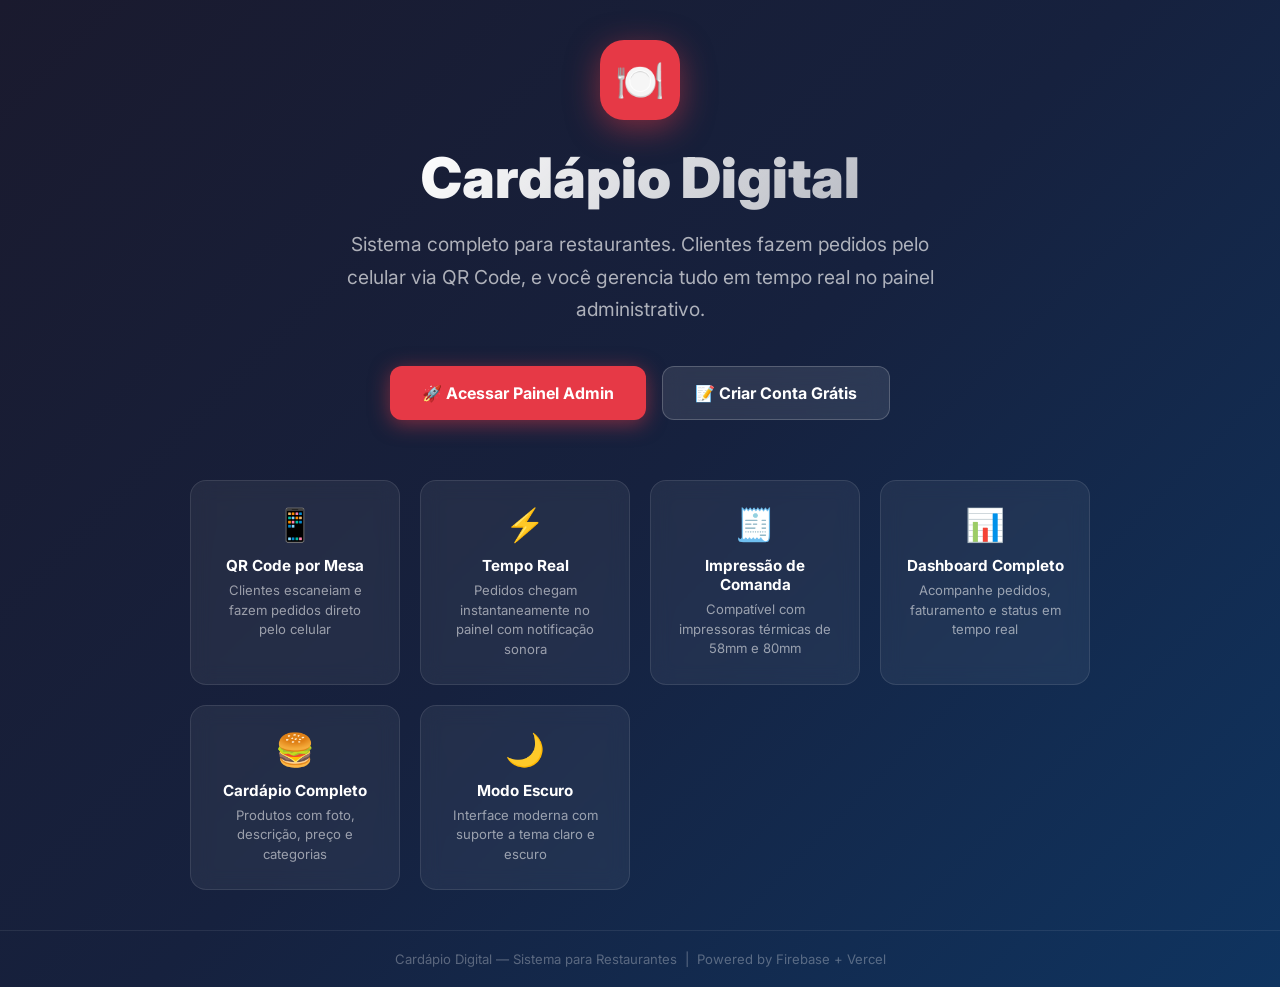
<file: index.html>
<!DOCTYPE html>
<html lang="pt-BR">
<head>
  <meta charset="UTF-8">
  <meta name="viewport" content="width=device-width, initial-scale=1.0">
  <title>Cardápio Digital — Sistema para Restaurantes</title>
  <meta name="description" content="Sistema completo de cardápio digital com pedidos por mesa e gerenciamento em tempo real">
  <link rel="preconnect" href="https://fonts.googleapis.com">
  <link href="https://fonts.googleapis.com/css2?family=Inter:wght@400;500;600;700;800;900&display=swap" rel="stylesheet">
  <style>
    *, *::before, *::after { box-sizing: border-box; margin: 0; padding: 0; }

    :root {
      --primary: #e63946;
      --secondary: #1a1a2e;
    }

    body {
      font-family: 'Inter', sans-serif;
      background: linear-gradient(135deg, #1a1a2e 0%, #16213e 50%, #0f3460 100%);
      min-height: 100vh;
      color: white;
      display: flex;
      flex-direction: column;
    }

    .hero {
      flex: 1;
      display: flex;
      flex-direction: column;
      align-items: center;
      justify-content: center;
      text-align: center;
      padding: 40px 20px;
    }

    .logo-icon {
      width: 80px;
      height: 80px;
      background: var(--primary);
      border-radius: 24px;
      display: flex;
      align-items: center;
      justify-content: center;
      font-size: 2.5rem;
      margin: 0 auto 24px;
      box-shadow: 0 8px 32px rgba(230,57,70,0.5);
      animation: float 3s ease-in-out infinite;
    }

    @keyframes float {
      0%, 100% { transform: translateY(0); }
      50% { transform: translateY(-8px); }
    }

    h1 {
      font-size: clamp(2rem, 5vw, 3.5rem);
      font-weight: 900;
      margin-bottom: 16px;
      background: linear-gradient(135deg, #fff 0%, rgba(255,255,255,0.7) 100%);
      -webkit-background-clip: text;
      -webkit-text-fill-color: transparent;
      background-clip: text;
    }

    .subtitle {
      font-size: clamp(1rem, 2.5vw, 1.2rem);
      color: rgba(255,255,255,0.65);
      max-width: 600px;
      line-height: 1.7;
      margin-bottom: 40px;
    }

    .cta-buttons {
      display: flex;
      gap: 16px;
      flex-wrap: wrap;
      justify-content: center;
      margin-bottom: 60px;
    }

    .btn-cta {
      padding: 16px 32px;
      border-radius: 12px;
      font-size: 1rem;
      font-weight: 700;
      cursor: pointer;
      text-decoration: none;
      transition: all 0.25s;
      display: inline-flex;
      align-items: center;
      gap: 8px;
    }

    .btn-cta-primary {
      background: var(--primary);
      color: white;
      box-shadow: 0 4px 20px rgba(230,57,70,0.5);
    }

    .btn-cta-primary:hover {
      background: #c1121f;
      transform: translateY(-2px);
      box-shadow: 0 8px 28px rgba(230,57,70,0.6);
    }

    .btn-cta-secondary {
      background: rgba(255,255,255,0.1);
      color: white;
      border: 1px solid rgba(255,255,255,0.2);
      backdrop-filter: blur(10px);
    }

    .btn-cta-secondary:hover {
      background: rgba(255,255,255,0.15);
      transform: translateY(-2px);
    }

    .features {
      display: grid;
      grid-template-columns: repeat(auto-fit, minmax(200px, 1fr));
      gap: 20px;
      max-width: 900px;
      width: 100%;
    }

    .feature {
      background: rgba(255,255,255,0.06);
      border: 1px solid rgba(255,255,255,0.1);
      border-radius: 16px;
      padding: 24px;
      text-align: center;
      backdrop-filter: blur(10px);
      transition: all 0.25s;
    }

    .feature:hover {
      background: rgba(255,255,255,0.1);
      transform: translateY(-4px);
    }

    .feature-icon { font-size: 2rem; margin-bottom: 12px; }
    .feature-title { font-size: 0.95rem; font-weight: 700; margin-bottom: 6px; }
    .feature-desc { font-size: 0.82rem; color: rgba(255,255,255,0.55); line-height: 1.5; }

    footer {
      text-align: center;
      padding: 20px;
      color: rgba(255,255,255,0.3);
      font-size: 0.82rem;
      border-top: 1px solid rgba(255,255,255,0.08);
    }
  </style>
</head>
<body>
  <div class="hero">
    <div class="logo-icon">🍽️</div>
    <h1>Cardápio Digital</h1>
    <p class="subtitle">
      Sistema completo para restaurantes. Clientes fazem pedidos pelo celular via QR Code,
      e você gerencia tudo em tempo real no painel administrativo.
    </p>

    <div class="cta-buttons">
      <a href="admin/login.html" class="btn-cta btn-cta-primary">
        🚀 Acessar Painel Admin
      </a>
      <a href="admin/login.html" class="btn-cta btn-cta-secondary">
        📝 Criar Conta Grátis
      </a>
    </div>

    <div class="features">
      <div class="feature">
        <div class="feature-icon">📱</div>
        <div class="feature-title">QR Code por Mesa</div>
        <div class="feature-desc">Clientes escaneiam e fazem pedidos direto pelo celular</div>
      </div>
      <div class="feature">
        <div class="feature-icon">⚡</div>
        <div class="feature-title">Tempo Real</div>
        <div class="feature-desc">Pedidos chegam instantaneamente no painel com notificação sonora</div>
      </div>
      <div class="feature">
        <div class="feature-icon">🧾</div>
        <div class="feature-title">Impressão de Comanda</div>
        <div class="feature-desc">Compatível com impressoras térmicas de 58mm e 80mm</div>
      </div>
      <div class="feature">
        <div class="feature-icon">📊</div>
        <div class="feature-title">Dashboard Completo</div>
        <div class="feature-desc">Acompanhe pedidos, faturamento e status em tempo real</div>
      </div>
      <div class="feature">
        <div class="feature-icon">🍔</div>
        <div class="feature-title">Cardápio Completo</div>
        <div class="feature-desc">Produtos com foto, descrição, preço e categorias</div>
      </div>
      <div class="feature">
        <div class="feature-icon">🌙</div>
        <div class="feature-title">Modo Escuro</div>
        <div class="feature-desc">Interface moderna com suporte a tema claro e escuro</div>
      </div>
    </div>
  </div>

  <footer>
    Cardápio Digital — Sistema para Restaurantes &nbsp;|&nbsp; Powered by Firebase + Vercel
  </footer>
</body>
</html>
</file>
